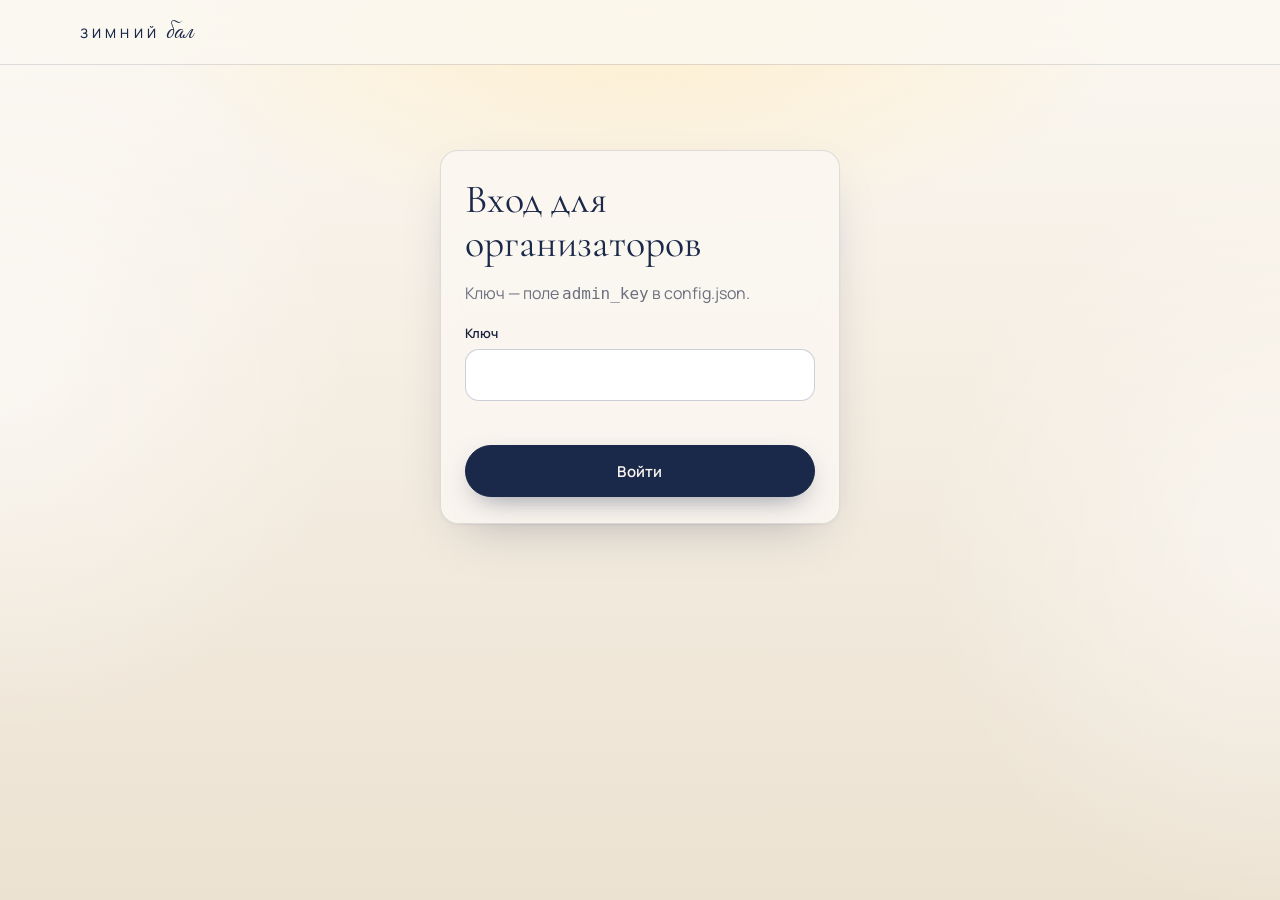
<file: static/admin.html>
<!doctype html>
<html lang="ru">
<head>
<meta charset="utf-8">
<meta name="viewport" content="width=device-width,initial-scale=1">
<title>Админка · Зимний бал</title>
<meta name="robots" content="noindex">
<link href="https://fonts.googleapis.com/css2?family=Cormorant+Garamond:wght@400;500&family=Great+Vibes&family=Manrope:wght@400;500;600;700&display=swap&subset=cyrillic" rel="stylesheet">
<link rel="stylesheet" href="/static/style.css">
<style>
  main{padding:90px 0 60px}
  h1{margin:0;font:400 40px/1.1 var(--serif);color:var(--navy)}
  .login{max-width:400px;margin:60px auto}
  .stats{display:grid;grid-template-columns:repeat(4,1fr);gap:12px;margin:22px 0}
  @media (max-width:700px){.stats{grid-template-columns:repeat(2,1fr)}}
  .stat{padding:16px 18px}
  .stat small{font-size:12px;color:var(--soft)}
  .stat b{display:block;font:500 30px/1.1 var(--serif);color:var(--navy)}
  .bar{display:flex;flex-wrap:wrap;gap:8px;align-items:center;margin-bottom:14px}
  .tab{height:38px;padding:0 14px;border-radius:999px;border:1px solid var(--line-2);background:#fff;cursor:pointer;font-size:14px}
  .tab[aria-pressed=true]{background:var(--navy);color:#fff;border-color:var(--navy)}
  .bar input{flex:1;min-width:180px;height:40px;padding:0 14px;border-radius:999px;border:1px solid var(--line-2)}
  .list{display:grid;gap:10px}
  .o{display:grid;grid-template-columns:70px 1fr auto;gap:14px;align-items:center;padding:14px 16px;background:#fff;border:1px solid var(--line);border-radius:14px}
  @media (max-width:640px){.o{grid-template-columns:1fr}.o .no{display:none}}
  .o .no{font:500 22px/1 var(--serif);color:var(--navy)}
  .o b{color:var(--navy)}
  .o small{display:block;color:var(--muted);font-size:13px}
  .o .acts{display:flex;flex-wrap:wrap;gap:6px;justify-content:flex-end}
  .pill{display:inline-block;padding:3px 9px;border-radius:999px;font-size:11px;font-weight:700;letter-spacing:.04em;margin-left:6px;vertical-align:2px}
  .s-review{background:var(--warn-bg);color:var(--warn)}.s-paid{background:var(--ok-bg);color:var(--ok)}
  .s-pending{background:var(--cream);color:var(--muted)}.s-rejected{background:var(--err-bg);color:var(--err)}
  .empty{padding:40px;text-align:center;color:var(--soft)}
</style>
</head>
<body>
<div class="bg-glow"></div>
<nav class="nav scrolled"><div class="wrap"><a class="brand" href="/"><b>Зимний</b><i>бал</i></a><button class="btn sm ghost" id="logout" style="margin-left:auto" hidden>Выйти</button></div></nav>
<main><div class="wrap" id="root"></div></main>
<script src="/static/common.js"></script>
<script>
const esc = s => String(s ?? "").replace(/[&<>"']/g, c => ({ "&": "&amp;", "<": "&lt;", ">": "&gt;", '"': "&quot;", "'": "&#39;" }[c]));
const root = $("#root");
let key = store.get("wb_admin_key", ""), data = null, filter = "review", search = "", timer;
const LABEL = { review: "На проверке", paid: "Оплачен", pending: "Ждёт чек", rejected: "Отклонён" };
const hdr = () => ({ "X-Admin-Key": key });

function login(msg = "") {
  $("#logout").hidden = true;
  root.innerHTML = `<form class="card login" id="lf"><h1>Вход для организаторов</h1>
    <p class="muted" style="color:var(--muted)">Ключ — поле <code>admin_key</code> в config.json.</p>
    <label class="field"><span>Ключ</span><input type="password" name="k" autocomplete="current-password" required></label>
    <p class="err">${esc(msg)}</p><button class="btn block">Войти</button></form>`;
  $("#lf").addEventListener("submit", e => { e.preventDefault(); key = e.target.k.value.trim(); load(true); });
}

async function load(first) {
  clearTimeout(timer);
  try {
    data = await api("/api/admin/orders", { headers: hdr() });
    if (first) store.set("wb_admin_key", key);
    $("#logout").hidden = false;
    draw();
    timer = setTimeout(load, 10000);
  } catch (e) { store.set("wb_admin_key", ""); login(first ? e.message : ""); }
}

function draw() {
  const os = data.orders, paid = os.filter(o => o.status === "paid");
  const guests = paid.reduce((n, o) => n + (o.kind === "pair" ? 2 : 1), 0);
  const sum = paid.reduce((n, o) => n + o.amount, 0);
  const inside = paid.filter(o => o.checked_in).reduce((n, o) => n + (o.kind === "pair" ? 2 : 1), 0);
  const count = s => os.filter(o => o.status === s).length;
  const q = search.toLowerCase();
  const list = os.filter(o => (filter === "all" || o.status === filter) &&
    (!q || [o.name, o.guest2, o.phone, o.code, o.number, o.telegram].join(" ").toLowerCase().includes(q)));
  const active = document.activeElement?.id;
  root.innerHTML = `<h1>Заявки</h1>
    <div class="stats">
      <div class="card stat"><small>Собрано</small><b>${money(sum)} тг</b></div>
      <div class="card stat"><small>Гостей оплачено</small><b>${guests}</b></div>
      <div class="card stat"><small>Прошли вход</small><b>${inside}</b></div>
      <div class="card stat"><small>${data.seats_left === null ? "На проверке" : "Свободно мест"}</small><b>${data.seats_left === null ? count("review") : data.seats_left}</b></div>
    </div>
    <div class="bar">
      ${["review", "paid", "pending", "rejected", "all"].map(s => `<button class="tab" data-f="${s}" aria-pressed="${filter === s}">${s === "all" ? "Все" : LABEL[s]} · ${s === "all" ? os.length : count(s)}</button>`).join("")}
      <input id="q" placeholder="Поиск: имя, телефон, код, №" value="${esc(search)}">
    </div>
    <div class="list">${list.map(row).join("") || '<div class="empty">Здесь пока пусто</div>'}</div>`;
  $$(".tab").forEach(b => b.onclick = () => { filter = b.dataset.f; draw(); });
  const qi = $("#q"); qi.oninput = () => { search = qi.value; draw(); };
  if (active === "q") { qi.focus(); qi.setSelectionRange(qi.value.length, qi.value.length); }
  $$("[data-act]").forEach(b => b.onclick = () => act(b.dataset.t, b.dataset.act, b));
  $$("[data-rc]").forEach(b => b.onclick = () => receipt(b.dataset.rc));
}

function row(o) {
  const when = o.created ? new Date(o.created * 1000).toLocaleString("ru-RU", { day: "2-digit", month: "2-digit", hour: "2-digit", minute: "2-digit" }) : "";
  const a = [];
  if (o.receipt) a.push(`<button class="btn sm ghost" data-rc="${o.token}">Чек</button>`);
  if (o.status !== "paid") a.push(`<button class="btn sm" data-act="confirm" data-t="${o.token}">Подтвердить</button>`);
  if (o.status === "review") a.push(`<button class="btn sm ghost" data-act="reject" data-t="${o.token}">Отклонить</button>`);
  if (o.status === "paid") a.push(o.checked_in
    ? `<button class="btn sm ghost" data-act="uncheck" data-t="${o.token}">Снять вход</button>`
    : `<button class="btn sm ghost" data-act="checkin" data-t="${o.token}">Отметить вход</button>`);
  a.push(`<a class="btn sm ghost" href="/t/${o.token}" target="_blank">Билет</a>`);
  return `<div class="o"><div class="no">№${esc(o.number)}</div>
    <div><b>${esc(o.name)}${o.guest2 ? " + " + esc(o.guest2) : ""}</b><span class="pill s-${o.status}">${LABEL[o.status]}${o.checked_in ? " · вошёл" : ""}</span>
    <small>${esc(o.kind_label)} · ${money(o.amount)} тг · ${esc(o.code)} · ${esc(o.phone)}${o.telegram ? " · " + esc(o.telegram) : ""} · ${when}${o.decided_by ? " · " + esc(o.decided_by) : ""}</small></div>
    <div class="acts">${a.join("")}</div></div>`;
}

async function act(token, action, btn) {
  if (action === "reject" && !confirm("Отклонить чек? Гость сможет загрузить новый.")) return;
  if (action === "confirm" && !confirm("Подтвердить оплату? Гость сразу получит билет.")) return;
  btn.disabled = true;
  try { await api(`/api/admin/orders/${token}/${action}`, { method: "POST", headers: hdr() }); await load(); }
  catch (e) { alert(e.message); btn.disabled = false; }
}

async function receipt(token) {
  const w = open("", "_blank");
  const r = await fetch(`/api/admin/orders/${token}/receipt`, { headers: hdr() });
  if (!r.ok) { w?.close(); return alert("Чек не найден"); }
  const url = URL.createObjectURL(await r.blob());
  if (w) w.location = url; else location = url;
}

$("#logout").onclick = () => { store.set("wb_admin_key", ""); key = ""; login(); };
key ? load(true) : login();
</script>
</body>
</html>
</file>
<file: static/style.css>
:root{
  --paper:#fbf8f2; --cream:#f5eee3; --cream-2:#ece2d2; --sand:#e2d5c1;
  --navy:#1a2849; --navy-2:#253a66; --ink:#18213b; --muted:#6c6f7f; --soft:#9a9aa6;
  --gold:#b08d57; --gold-2:#d7bd8a; --line:rgba(26,40,73,.13); --line-2:rgba(26,40,73,.22);
  --ok:#2f6b4f; --ok-bg:#e6efe8; --warn:#8a5a14; --warn-bg:#f6ecd9; --err:#9b2c2c; --err-bg:#f6e3e1;
  --serif:"Cormorant Garamond","Cormorant",Georgia,"Times New Roman",serif;
  --script:"Great Vibes","Marck Script",cursive;
  --sans:"Manrope",system-ui,-apple-system,"Segoe UI",Roboto,sans-serif;
  --r:18px; --shadow:0 1px 2px rgba(26,40,73,.06),0 18px 50px -24px rgba(26,40,73,.35);
  color-scheme:light;
}
*{box-sizing:border-box}
html{scroll-behavior:smooth;-webkit-text-size-adjust:100%}
body{margin:0;background:var(--cream);color:var(--ink);font:400 16px/1.6 var(--sans);font-variant-numeric:lining-nums;
  -webkit-font-smoothing:antialiased;overflow-x:hidden}
img{max-width:100%;display:block}
a{color:inherit}
button,input,select{font:inherit;color:inherit}
::selection{background:var(--navy);color:var(--paper)}
.wrap{width:min(1120px,100% - 32px);margin-inline:auto}
[hidden]{display:none!important}
.sr{position:absolute;width:1px;height:1px;overflow:hidden;clip:rect(0 0 0 0)}

/* ---------- atmosphere ---------- */
.bg-glow{position:fixed;inset:0;z-index:-2;pointer-events:none;
  background:
    radial-gradient(60% 45% at 50% -5%,rgba(255,236,196,.95),transparent 70%),
    radial-gradient(40% 60% at 0% 40%,rgba(255,255,255,.55),transparent 70%),
    radial-gradient(40% 60% at 100% 60%,rgba(255,255,255,.5),transparent 70%),
    linear-gradient(180deg,var(--paper),var(--cream) 40%,var(--cream-2))}
#snow{position:fixed;inset:0;z-index:-1;pointer-events:none;width:100%;height:100%}

/* ---------- nav ---------- */
.nav{position:fixed;inset:0 0 auto;z-index:40;transition:background .35s,box-shadow .35s,transform .35s}
.nav .wrap{display:flex;align-items:center;gap:20px;height:64px}
.nav.scrolled{background:rgba(251,248,242,.82);backdrop-filter:saturate(1.4) blur(14px);
  -webkit-backdrop-filter:saturate(1.4) blur(14px);box-shadow:0 1px 0 var(--line)}
.brand{display:flex;align-items:baseline;gap:6px;text-decoration:none;color:var(--navy);white-space:nowrap}
.brand b{font:500 13px/1 var(--sans);letter-spacing:.32em;text-transform:uppercase}
.brand i{font:400 26px/1 var(--script)}
.nav ul{display:flex;gap:26px;list-style:none;margin:0 0 0 auto;padding:0}
.nav ul a{text-decoration:none;font-size:14px;color:var(--muted);transition:color .2s}
.nav ul a:hover{color:var(--navy)}
@media (max-width:760px){.nav ul{display:none}.nav .wrap{justify-content:flex-end;gap:8px}.nav .brand{margin-right:auto}}
@media (max-width:480px){.nav #myTicket:not([hidden])~.btn{display:none}}

/* ---------- buttons ---------- */
.btn{--h:52px;display:inline-flex;align-items:center;justify-content:center;gap:10px;height:var(--h);
  padding:0 28px;border-radius:999px;border:1px solid var(--navy);background:var(--navy);color:var(--paper);
  font:600 15px/1 var(--sans);letter-spacing:.02em;text-decoration:none;cursor:pointer;white-space:nowrap;
  transition:transform .2s,box-shadow .25s,background .2s,color .2s,opacity .2s;
  box-shadow:0 10px 30px -12px rgba(26,40,73,.6)}
.btn:hover{background:var(--navy-2);transform:translateY(-1px);box-shadow:0 16px 36px -14px rgba(26,40,73,.7)}
.btn:active{transform:translateY(0)}
.btn:focus-visible,.chip:focus-visible,input:focus-visible,summary:focus-visible{outline:2px solid var(--gold);outline-offset:3px}
.btn.ghost{background:transparent;color:var(--navy);border-color:var(--line-2);box-shadow:none}
.btn.ghost:hover{background:rgba(26,40,73,.05);border-color:var(--navy)}
.btn.sm{--h:40px;padding:0 18px;font-size:14px}
.btn.block{width:100%}
.btn[disabled]{opacity:.55;pointer-events:none}
.btn .spin{width:16px;height:16px;border:2px solid currentColor;border-right-color:transparent;border-radius:50%;animation:spin .8s linear infinite}
@keyframes spin{to{transform:rotate(360deg)}}

/* ---------- hero ---------- */
.hero{position:relative;min-height:100svh;display:flex;flex-direction:column;align-items:center;
  text-align:center;padding:0 16px 56px;isolation:isolate}
.hero::before,.hero::after{content:"";position:absolute;top:0;bottom:8%;width:min(13vw,150px);z-index:-1;opacity:.55;
  background:repeating-linear-gradient(90deg,rgba(255,255,255,.9) 0 10px,rgba(26,40,73,.05) 10px 12px,rgba(255,255,255,.6) 12px 22px);
  -webkit-mask:linear-gradient(180deg,transparent,#000 18%,#000 70%,transparent);mask:linear-gradient(180deg,transparent,#000 18%,#000 70%,transparent)}
.hero::before{left:3vw}.hero::after{right:3vw}
.chandelier{width:min(560px,92vw);margin-top:-6px;mix-blend-mode:multiply;opacity:.95;
  -webkit-mask:radial-gradient(50% 95% at 50% 0%,#000 35%,transparent 100%);mask:radial-gradient(50% 95% at 50% 0%,#000 35%,transparent 100%);
  animation:sway 9s ease-in-out infinite;transform-origin:50% 0}
@keyframes sway{50%{transform:rotate(.6deg)}}
.logos{display:flex;align-items:center;justify-content:center;gap:clamp(18px,4vw,34px);margin-top:clamp(4px,2vh,20px)}
.logos img{height:clamp(48px,7vw,66px);width:auto}
.logos span{width:1px;height:46px;background:var(--line-2)}
.eyebrow{margin:clamp(18px,3vh,30px) 0 0;font:600 12px/1 var(--sans);letter-spacing:.42em;text-transform:uppercase;color:var(--gold)}
.title{margin:8px 0 0;color:var(--navy);line-height:.9;font-weight:400}
.title .t1{display:block;font:400 clamp(64px,13.5vw,168px)/.95 var(--serif);letter-spacing:.06em;text-transform:uppercase;
  background:linear-gradient(180deg,var(--navy-2),var(--navy));-webkit-background-clip:text;background-clip:text;color:transparent}
.title .t2{display:block;font:400 clamp(80px,15vw,190px)/.7 var(--script);margin-top:-.08em;color:var(--navy);transform:translateX(.08em)}
.star{color:var(--navy);margin:18px auto 0;width:22px;height:22px}
.meta{display:flex;flex-wrap:wrap;justify-content:center;gap:10px 28px;margin:22px 0 0;padding:0;list-style:none;
  font:500 clamp(18px,2.2vw,22px)/1.3 var(--serif);color:var(--ink)}
.meta li{display:flex;align-items:center;gap:10px}
.meta li+li::before{content:"";width:4px;height:4px;border-radius:50%;background:var(--gold);margin-right:18px}
@media (max-width:560px){.meta{flex-direction:column;align-items:center;gap:6px}.meta li+li::before{display:none}}
.countdown{display:flex;gap:clamp(10px,3vw,22px);justify-content:center;margin:30px 0 0}
.countdown div{min-width:68px;padding:12px 6px 10px;border:1px solid var(--line);border-radius:14px;
  background:rgba(251,248,242,.6);backdrop-filter:blur(6px)}
.countdown b{display:block;font:500 clamp(28px,4vw,36px)/1 var(--serif);color:var(--navy);font-variant-numeric:lining-nums tabular-nums}
.countdown small{display:block;margin-top:6px;font:600 10px/1 var(--sans);letter-spacing:.2em;text-transform:uppercase;color:var(--soft)}
.cta{display:flex;flex-wrap:wrap;gap:12px;justify-content:center;margin-top:34px}
.scroll-hint{margin-top:auto;padding-top:36px;color:var(--soft);font-size:12px;letter-spacing:.3em;text-transform:uppercase}
.scroll-hint::after{content:"";display:block;width:1px;height:38px;margin:10px auto 0;background:linear-gradient(var(--soft),transparent);animation:drip 2.4s ease-in-out infinite}
@keyframes drip{0%{transform:scaleY(0);transform-origin:top}50%{transform:scaleY(1);transform-origin:top}51%{transform-origin:bottom}100%{transform:scaleY(0);transform-origin:bottom}}

/* ---------- sections ---------- */
section{padding:clamp(72px,10vw,120px) 0}
.head{text-align:center;max-width:640px;margin:0 auto clamp(36px,5vw,56px)}
.head .eyebrow{margin:0}
.head h2{margin:14px 0 0;font:400 clamp(40px,6vw,64px)/1.02 var(--serif);color:var(--navy);letter-spacing:-.01em}
.head h2 em{font:400 1.15em/0 var(--script);font-style:normal}
.head p{margin:16px 0 0;color:var(--muted)}

.details{display:grid;grid-template-columns:repeat(4,1fr);gap:16px}
@media (max-width:920px){.details{grid-template-columns:repeat(2,1fr)}}
@media (max-width:520px){.details{grid-template-columns:1fr}}
.card{background:rgba(251,248,242,.78);border:1px solid var(--line);border-radius:var(--r);padding:26px 24px;
  box-shadow:var(--shadow);backdrop-filter:blur(8px)}
.detail svg{width:30px;height:30px;color:var(--navy)}
.detail small{display:block;margin-top:18px;font:600 11px/1 var(--sans);letter-spacing:.24em;text-transform:uppercase;color:var(--gold)}
.detail b{display:block;margin-top:10px;font:500 26px/1.15 var(--serif);color:var(--navy)}
.detail p{margin:6px 0 0;font-size:14px;color:var(--muted)}

.dress{display:grid;grid-template-columns:1fr 1fr;gap:16px;max-width:760px;margin:0 auto}
@media (max-width:520px){.dress{grid-template-columns:1fr}}
.dress div{padding:34px 24px;text-align:center;border:1px solid var(--line);border-radius:var(--r);background:rgba(251,248,242,.78);box-shadow:var(--shadow)}
.dress b{display:block;font:400 clamp(44px,6vw,60px)/1 var(--script);color:var(--navy)}
.dress span{display:block;margin-top:12px;font:500 20px/1.3 var(--serif);color:var(--muted)}

.program{display:grid;grid-template-columns:repeat(6,1fr);gap:16px}
.feat-card{grid-column:span 2;position:relative;padding:30px 26px;border-radius:var(--r);background:rgba(251,248,242,.78);
  border:1px solid var(--line);box-shadow:var(--shadow);overflow:hidden;transition:transform .3s}
.feat-card:hover{transform:translateY(-4px)}
.feat-card:nth-child(4),.feat-card:nth-child(5){grid-column:span 3}
.feat-card svg{width:34px;height:34px;color:var(--gold)}
.feat-card small{display:block;margin-top:20px;font:600 11px/1 var(--sans);letter-spacing:.24em;text-transform:uppercase;color:var(--gold)}
.feat-card b{display:block;margin-top:10px;font:500 30px/1.1 var(--serif);color:var(--navy)}
.feat-card p{margin:10px 0 0;font-size:15px;color:var(--muted)}
.feat-card.hero-card{grid-column:span 6;padding:44px 40px;text-align:center;color:var(--paper);border-color:transparent;
  background:radial-gradient(80% 120% at 50% 0%,rgba(215,189,138,.25),transparent 60%),linear-gradient(160deg,var(--navy-2),var(--navy) 60%,#121d38)}
.feat-card.hero-card svg{width:52px;height:52px;margin:0 auto;color:var(--gold-2)}
.feat-card.hero-card small{color:var(--gold-2)}
.feat-card.hero-card b{font:400 clamp(48px,7vw,76px)/1 var(--script);color:var(--paper);margin-top:14px}
.feat-card.hero-card p{color:rgba(251,248,242,.75);max-width:440px;margin-inline:auto}
@media (max-width:860px){.feat-card,.feat-card:nth-child(4),.feat-card:nth-child(5){grid-column:span 3}.feat-card.hero-card{grid-column:span 6}}
@media (max-width:520px){.program{grid-template-columns:1fr}.feat-card,.feat-card:nth-child(4),.feat-card:nth-child(5),.feat-card.hero-card{grid-column:auto}.feat-card.hero-card{padding:36px 22px}}

/* ---------- tickets ---------- */
.tickets{display:grid;grid-template-columns:repeat(2,minmax(0,420px));justify-content:center;gap:22px}
@media (max-width:760px){.tickets{grid-template-columns:minmax(0,460px)}}
.ticket{position:relative;display:flex;flex-direction:column;padding:34px 30px 30px;border-radius:22px;
  background:var(--paper);border:1px solid var(--line);box-shadow:var(--shadow);overflow:hidden;
  transition:transform .3s,box-shadow .3s}
.ticket:hover{transform:translateY(-4px);box-shadow:0 1px 2px rgba(26,40,73,.06),0 30px 60px -26px rgba(26,40,73,.45)}
.ticket::before,.ticket::after{content:"";position:absolute;top:58%;width:28px;height:28px;border-radius:50%;background:var(--cream);border:1px solid var(--line)}
.ticket::before{left:-15px}.ticket::after{right:-15px}
.ticket .perf{position:absolute;left:22px;right:22px;top:calc(58% + 14px);border-top:1.5px dashed var(--line-2)}
.ticket .tag{position:absolute;top:22px;right:22px;padding:6px 12px;border-radius:999px;font:600 11px/1 var(--sans);letter-spacing:.14em;text-transform:uppercase;background:var(--gold-2);color:var(--navy)}
.ticket h3{margin:0;font:500 15px/1 var(--sans);letter-spacing:.24em;text-transform:uppercase;color:var(--muted)}
.ticket .price{margin:18px 0 0;font:500 64px/1 var(--serif);color:var(--navy);font-variant-numeric:lining-nums}
.ticket .price small{font-size:26px;margin-left:6px}
.ticket .note{margin:10px 0 0;color:var(--muted);font-size:14px;min-height:44px}
.ticket .go{margin-top:56px}
.ticket.feat{background:linear-gradient(160deg,var(--navy-2),var(--navy) 60%);color:var(--paper);border-color:transparent}
.ticket.feat h3,.ticket.feat .note{color:rgba(251,248,242,.7)}
.ticket.feat .price{color:var(--paper)}
.ticket.feat .perf{border-color:rgba(251,248,242,.25)}
.ticket.feat .btn{background:var(--paper);color:var(--navy);border-color:var(--paper)}
.ticket.feat .btn:hover{background:#fff}
.seats{text-align:center;margin-top:22px;color:var(--muted);font-size:14px}

.steps{display:grid;grid-template-columns:repeat(4,1fr);gap:16px;counter-reset:s;margin-top:clamp(56px,7vw,80px)}
@media (max-width:860px){.steps{grid-template-columns:repeat(2,1fr)}}
@media (max-width:480px){.steps{grid-template-columns:1fr}}
.step{counter-increment:s;padding:24px;border-top:1px solid var(--line-2)}
.step::before{content:counter(s,decimal-leading-zero);font:400 40px/1 var(--serif);color:var(--gold)}
.step b{display:block;margin-top:12px;font:500 21px/1.2 var(--serif);color:var(--navy)}
.step p{margin:6px 0 0;font-size:14px;color:var(--muted)}

/* ---------- faq ---------- */
.faq{max-width:760px;margin:0 auto}
.faq details{border-bottom:1px solid var(--line-2)}
.faq summary{list-style:none;cursor:pointer;display:flex;justify-content:space-between;align-items:center;gap:20px;
  padding:22px 4px;font:500 22px/1.3 var(--serif);color:var(--navy)}
.faq summary::-webkit-details-marker{display:none}
.faq summary::after{content:"+";font:300 28px/1 var(--sans);color:var(--gold);transition:transform .3s}
.faq details[open] summary::after{transform:rotate(45deg)}
.faq p{margin:0;padding:0 4px 22px;color:var(--muted)}

/* ---------- footer ---------- */
footer{position:relative;padding:40px 0 32px;text-align:center;color:var(--muted);font-size:14px}
.bow{width:min(900px,100%);margin:0 auto -10px;mix-blend-mode:multiply;
  -webkit-mask:linear-gradient(180deg,transparent,#000 25%,#000 80%,transparent);mask:linear-gradient(180deg,transparent,#000 25%,#000 80%,transparent)}
footer .brand{justify-content:center}
footer p{margin:10px 0 0}

/* ---------- modal / forms ---------- */
.modal{position:fixed;inset:0;z-index:60;display:grid;place-items:center;padding:16px;visibility:hidden;opacity:0;transition:opacity .3s,visibility .3s}
.modal.open{visibility:visible;opacity:1}
.modal .scrim{position:absolute;inset:0;background:rgba(19,27,49,.5);backdrop-filter:blur(6px);-webkit-backdrop-filter:blur(6px)}
.sheet{position:relative;width:min(520px,100%);max-height:calc(100svh - 32px);overflow:auto;background:var(--paper);
  border-radius:24px;padding:34px 30px 28px;box-shadow:0 40px 100px -30px rgba(10,16,35,.7);
  transform:translateY(24px) scale(.98);transition:transform .35s cubic-bezier(.2,.8,.2,1)}
.modal.open .sheet{transform:none}
@media (max-width:560px){.modal{place-items:end center;padding:0}.sheet{border-radius:24px 24px 0 0;max-height:94svh;padding:30px 20px 24px}}
.x{position:absolute;top:14px;right:14px;width:40px;height:40px;border-radius:50%;border:0;background:transparent;cursor:pointer;color:var(--muted);font-size:24px;line-height:1}
.x:hover{background:rgba(26,40,73,.06);color:var(--navy)}
.sheet h3{margin:0;font:400 36px/1.1 var(--serif);color:var(--navy)}
.sheet .sub{margin:6px 0 22px;color:var(--muted);font-size:14px}
.seg{display:grid;grid-template-columns:1fr 1fr;gap:6px;padding:5px;border-radius:16px;background:var(--cream);border:1px solid var(--line);margin-bottom:20px}
.chip{border:0;border-radius:12px;padding:12px 10px;background:transparent;cursor:pointer;text-align:center;transition:background .2s,box-shadow .2s}
.chip b{display:block;font:600 14px/1.2 var(--sans);color:var(--navy)}
.chip span{font-size:13px;color:var(--muted)}
.chip[aria-pressed=true]{background:var(--paper);box-shadow:0 2px 10px -4px rgba(26,40,73,.35)}
.field{display:block;margin-bottom:14px}
.field span{display:block;margin-bottom:6px;font-size:13px;font-weight:600;color:var(--ink)}
.field span i{font-style:normal;font-weight:400;color:var(--soft)}
.field input{width:100%;height:52px;padding:0 16px;border-radius:14px;border:1px solid var(--line-2);background:#fff;font-size:16px;transition:border-color .2s,box-shadow .2s}
.field input:focus{outline:none;border-color:var(--navy);box-shadow:0 0 0 4px rgba(26,40,73,.08)}
.field input[aria-invalid=true]{border-color:var(--err)}
.err{min-height:20px;margin:4px 0 10px;color:var(--err);font-size:14px}
.fine{margin:14px 0 0;text-align:center;font-size:12px;color:var(--soft)}
.reveal{opacity:0;transform:translateY(24px);transition:opacity .9s ease,transform .9s ease}
.reveal.in{opacity:1;transform:none}
@media (prefers-reduced-motion:reduce){*,*::before,*::after{animation:none!important;transition:none!important}.reveal{opacity:1;transform:none}}
</file>
